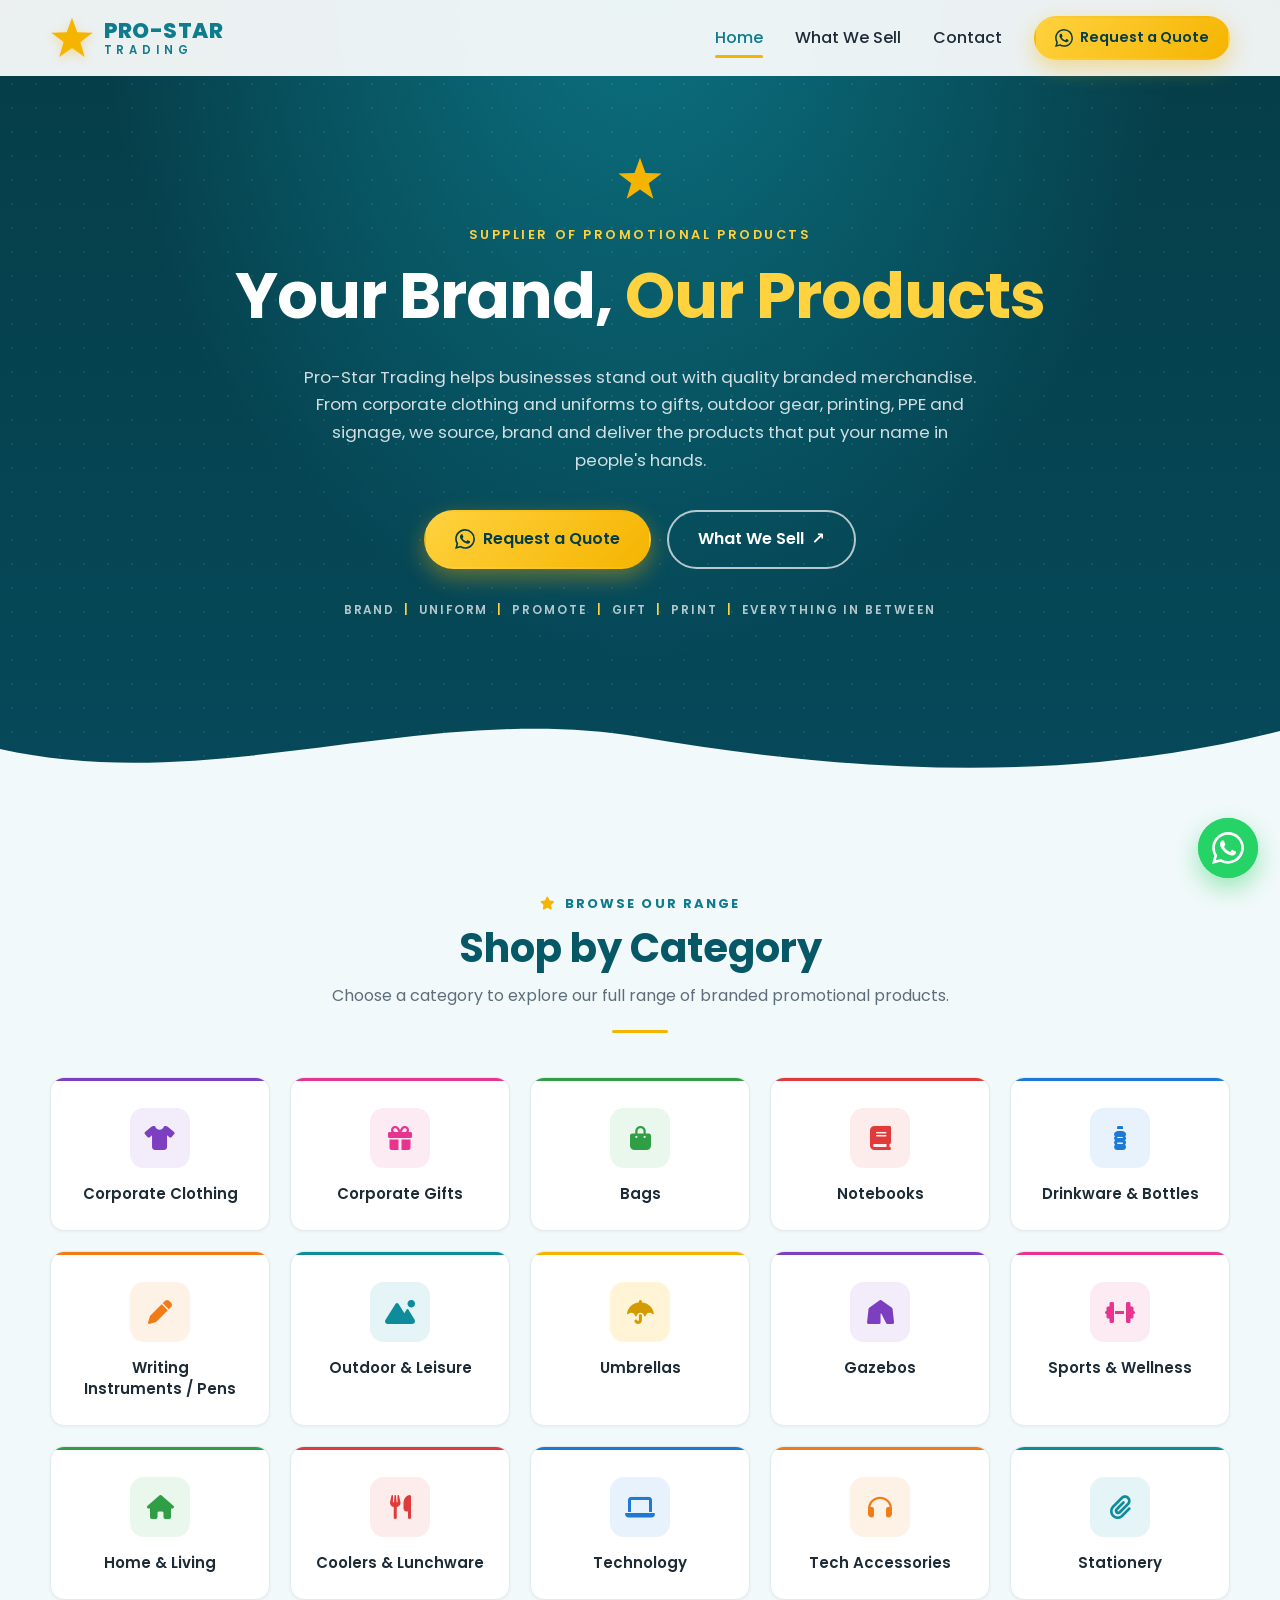
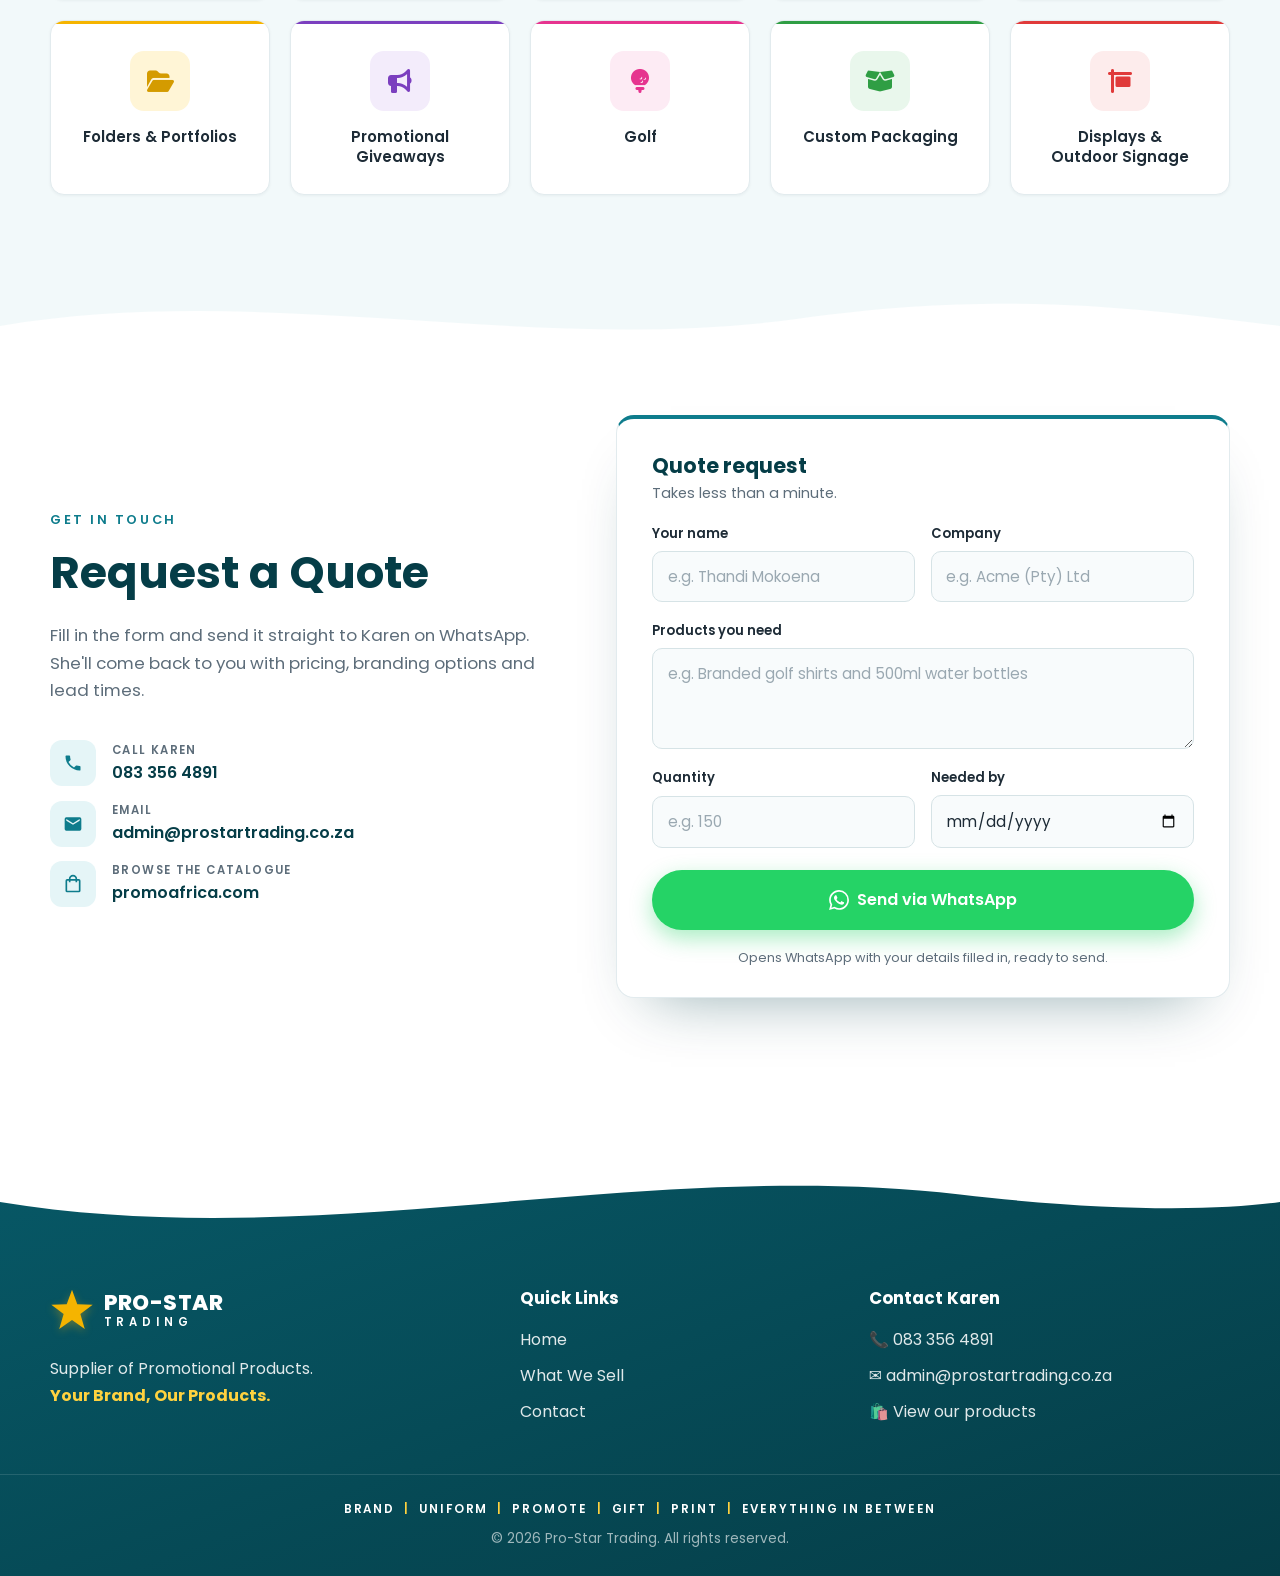
<file: pro-star-trading/index.html>
<!DOCTYPE html>
<html lang="en">
<head>
  <meta charset="UTF-8" />
  <meta name="viewport" content="width=device-width, initial-scale=1.0" />
  <title>Pro-Star Trading | Supplier of Promotional Products</title>
  <meta name="description" content="Pro-Star Trading – Supplier of Promotional Products. Corporate clothing, gifting, outdoor, sports, bags, print, PPE & signage. Your Brand, Our Products." />
  <link rel="icon" href="assets/favicon.svg" type="image/svg+xml" />
  <link rel="preconnect" href="https://fonts.googleapis.com" />
  <link rel="preconnect" href="https://fonts.gstatic.com" crossorigin />
  <link href="https://fonts.googleapis.com/css2?family=Poppins:wght@400;500;600;700;800&display=swap" rel="stylesheet" />
  <link rel="stylesheet" href="https://cdnjs.cloudflare.com/ajax/libs/font-awesome/6.5.2/css/all.min.css" crossorigin="anonymous" referrerpolicy="no-referrer" />
  <link rel="stylesheet" href="css/styles.css" />
</head>
<body>

  <!-- ========== NAVIGATION ========== -->
  <header class="navbar" id="navbar">
    <div class="container nav-inner">
      <a href="#home" class="logo" aria-label="Pro-Star Trading home">
        <svg class="logo-star" viewBox="0 0 100 100" aria-hidden="true">
          <polygon points="50,4 62,37 97,38 69,59 79,93 50,73 21,93 31,59 3,38 38,37" />
        </svg>
        <span class="logo-text">
          <span class="logo-name">PRO-STAR</span>
          <span class="logo-sub">TRADING</span>
        </span>
      </a>

      <button class="nav-toggle" id="navToggle" aria-label="Open menu" aria-expanded="false" aria-controls="navMenu">
        <span></span><span></span><span></span>
      </button>

      <nav class="nav-menu" id="navMenu">
        <a href="#home" class="nav-link active">Home</a>
        <a href="#what-we-sell" class="nav-link">What We Sell</a>
        <a href="#contact" class="nav-link">Contact</a>
        <a href="https://wa.me/27833564891?text=Hi%20Karen%2C%20I%27d%20like%20to%20request%20a%20quote%20from%20Pro-Star%20Trading." target="_blank" rel="noopener noreferrer" class="btn btn-accent btn-sm nav-cta"><svg class="wa-icon" viewBox="0 0 24 24" aria-hidden="true"><path d="M17.472 14.382c-.297-.149-1.758-.867-2.03-.967-.273-.099-.471-.148-.67.15-.197.297-.767.966-.94 1.164-.173.199-.347.223-.644.075-.297-.15-1.255-.463-2.39-1.475-.883-.788-1.48-1.761-1.653-2.059-.173-.297-.018-.458.13-.606.134-.133.298-.347.446-.52.149-.174.198-.298.298-.497.099-.198.05-.371-.025-.52-.075-.149-.669-1.612-.916-2.207-.242-.579-.487-.5-.669-.51-.173-.008-.371-.01-.57-.01-.198 0-.52.074-.792.372-.272.297-1.04 1.016-1.04 2.479 0 1.462 1.065 2.875 1.213 3.074.149.198 2.096 3.2 5.077 4.487.709.306 1.262.489 1.694.625.712.227 1.36.195 1.871.118.571-.085 1.758-.719 2.006-1.413.248-.694.248-1.289.173-1.413-.074-.124-.272-.198-.57-.347m-5.421 7.403h-.004a9.87 9.87 0 01-5.031-1.378l-.361-.214-3.741.982.998-3.648-.235-.374a9.86 9.86 0 01-1.51-5.26c.001-5.45 4.436-9.884 9.888-9.884 2.64 0 5.122 1.03 6.988 2.898a9.825 9.825 0 012.893 6.994c-.003 5.45-4.437 9.884-9.885 9.884m8.413-18.297A11.815 11.815 0 0012.05 0C5.495 0 .16 5.335.157 11.892c0 2.096.547 4.142 1.588 5.945L.057 24l6.305-1.654a11.882 11.882 0 005.683 1.448h.005c6.554 0 11.89-5.335 11.893-11.893a11.821 11.821 0 00-3.48-8.413Z"/></svg>Request a Quote</a>
      </nav>
    </div>
  </header>

  <main>
    <!-- ========== HERO ========== -->
    <section class="hero" id="home">
      <div class="container hero-center">
        <svg class="hero-mark fade-in" viewBox="0 0 100 100" aria-hidden="true"><polygon points="50,4 62,37 97,38 69,59 79,93 50,73 21,93 31,59 3,38 38,37" /></svg>
        <p class="eyebrow fade-in">Supplier of Promotional Products</p>
        <h1 class="hero-title fade-in">Your Brand, <span class="highlight">Our Products</span></h1>
        <p class="hero-text fade-in">
          Pro-Star Trading helps businesses stand out with quality branded merchandise.
          From corporate clothing and uniforms to gifts, outdoor gear, printing, PPE and signage,
          we source, brand and deliver the products that put your name in people's hands.
        </p>
        <div class="hero-actions fade-in">
          <a href="https://wa.me/27833564891?text=Hi%20Karen%2C%20I%27d%20like%20to%20request%20a%20quote%20from%20Pro-Star%20Trading." target="_blank" rel="noopener noreferrer" class="btn btn-accent"><svg class="wa-icon" viewBox="0 0 24 24" aria-hidden="true"><path d="M17.472 14.382c-.297-.149-1.758-.867-2.03-.967-.273-.099-.471-.148-.67.15-.197.297-.767.966-.94 1.164-.173.199-.347.223-.644.075-.297-.15-1.255-.463-2.39-1.475-.883-.788-1.48-1.761-1.653-2.059-.173-.297-.018-.458.13-.606.134-.133.298-.347.446-.52.149-.174.198-.298.298-.497.099-.198.05-.371-.025-.52-.075-.149-.669-1.612-.916-2.207-.242-.579-.487-.5-.669-.51-.173-.008-.371-.01-.57-.01-.198 0-.52.074-.792.372-.272.297-1.04 1.016-1.04 2.479 0 1.462 1.065 2.875 1.213 3.074.149.198 2.096 3.2 5.077 4.487.709.306 1.262.489 1.694.625.712.227 1.36.195 1.871.118.571-.085 1.758-.719 2.006-1.413.248-.694.248-1.289.173-1.413-.074-.124-.272-.198-.57-.347m-5.421 7.403h-.004a9.87 9.87 0 01-5.031-1.378l-.361-.214-3.741.982.998-3.648-.235-.374a9.86 9.86 0 01-1.51-5.26c.001-5.45 4.436-9.884 9.888-9.884 2.64 0 5.122 1.03 6.988 2.898a9.825 9.825 0 012.893 6.994c-.003 5.45-4.437 9.884-9.885 9.884m8.413-18.297A11.815 11.815 0 0012.05 0C5.495 0 .16 5.335.157 11.892c0 2.096.547 4.142 1.588 5.945L.057 24l6.305-1.654a11.882 11.882 0 005.683 1.448h.005c6.554 0 11.89-5.335 11.893-11.893a11.821 11.821 0 00-3.48-8.413Z"/></svg>Request a Quote</a>
          <a href="https://promoafrica.com" target="_blank" rel="noopener noreferrer" class="btn btn-outline-light">What We Sell <span aria-hidden="true">↗</span></a>
        </div>
        <p class="strapline fade-in">BRAND <i>|</i> UNIFORM <i>|</i> PROMOTE <i>|</i> GIFT <i>|</i> PRINT <i>|</i> EVERYTHING IN BETWEEN</p>
      </div>

      <svg class="wave wave-bottom" viewBox="0 0 1440 120" preserveAspectRatio="none" aria-hidden="true">
        <path d="M0,64 C240,128 480,0 720,48 C960,96 1200,112 1440,40 L1440,120 L0,120 Z" />
      </svg>
    </section>

    <!-- ========== WHAT WE SELL ========== -->
    <section class="section sell" id="what-we-sell">
      <div class="container">
        <!-- Shop by Category: 20 colourful tiles linking to the Promo Africa catalogue -->
        <div class="ps-categories" id="categories" aria-labelledby="ps-categories-title">
          <div class="ps-categories__inner">
            <div class="ps-categories__head">
              <p class="ps-categories__eyebrow"><i class="fa-solid fa-star" aria-hidden="true"></i> Browse Our Range</p>
              <h2 class="ps-categories__title" id="ps-categories-title">Shop by <span>Category</span></h2>
              <p class="ps-categories__intro">Choose a category to explore our full range of branded promotional products.</p>
            </div>

            <!-- Links open in a new tab so visitors keep the Pro-Star Trading site open -->
            <ul class="ps-grid">
              <li><a class="ps-tile ps-tile--purple" href="https://promoafrica.com/catalogue/corporate-clothing" target="_blank" rel="noopener">
                <span class="ps-tile__icon"><i class="fa-solid fa-shirt" aria-hidden="true"></i></span>
                <span class="ps-tile__name">Corporate Clothing</span></a></li>

              <li><a class="ps-tile ps-tile--pink" href="https://promoafrica.com/catalogue/corporate-gifts" target="_blank" rel="noopener">
                <span class="ps-tile__icon"><i class="fa-solid fa-gift" aria-hidden="true"></i></span>
                <span class="ps-tile__name">Corporate Gifts</span></a></li>

              <li><a class="ps-tile ps-tile--green" href="https://promoafrica.com/catalogue/corporate-gifts/bags" target="_blank" rel="noopener">
                <span class="ps-tile__icon"><i class="fa-solid fa-bag-shopping" aria-hidden="true"></i></span>
                <span class="ps-tile__name">Bags</span></a></li>

              <li><a class="ps-tile ps-tile--red" href="https://promoafrica.com/catalogue/corporate-gifts/notebooks" target="_blank" rel="noopener">
                <span class="ps-tile__icon"><i class="fa-solid fa-book" aria-hidden="true"></i></span>
                <span class="ps-tile__name">Notebooks</span></a></li>

              <li><a class="ps-tile ps-tile--blue" href="https://promoafrica.com/catalogue/corporate-gifts/drinkware" target="_blank" rel="noopener">
                <span class="ps-tile__icon"><i class="fa-solid fa-bottle-water" aria-hidden="true"></i></span>
                <span class="ps-tile__name">Drinkware &amp; Bottles</span></a></li>

              <li><a class="ps-tile ps-tile--orange" href="https://promoafrica.com/catalogue/corporate-gifts/writing-instruments" target="_blank" rel="noopener">
                <span class="ps-tile__icon"><i class="fa-solid fa-pen" aria-hidden="true"></i></span>
                <span class="ps-tile__name">Writing Instruments / Pens</span></a></li>

              <li><a class="ps-tile ps-tile--teal" href="https://promoafrica.com/catalogue/corporate-gifts/outdoor-and-leisure" target="_blank" rel="noopener">
                <span class="ps-tile__icon"><i class="fa-solid fa-mountain-sun" aria-hidden="true"></i></span>
                <span class="ps-tile__name">Outdoor &amp; Leisure</span></a></li>

              <li><a class="ps-tile ps-tile--gold" href="https://promoafrica.com/catalogue/corporate-gifts/umbrellas" target="_blank" rel="noopener">
                <span class="ps-tile__icon"><i class="fa-solid fa-umbrella" aria-hidden="true"></i></span>
                <span class="ps-tile__name">Umbrellas</span></a></li>

              <li><a class="ps-tile ps-tile--purple" href="https://promoafrica.com/catalogue/display/outdoor-products/gazebos" target="_blank" rel="noopener">
                <span class="ps-tile__icon"><i class="fa-solid fa-tent" aria-hidden="true"></i></span>
                <span class="ps-tile__name">Gazebos</span></a></li>

              <li><a class="ps-tile ps-tile--pink" href="https://promoafrica.com/catalogue/corporate-gifts/sports-and-wellness" target="_blank" rel="noopener">
                <span class="ps-tile__icon"><i class="fa-solid fa-dumbbell" aria-hidden="true"></i></span>
                <span class="ps-tile__name">Sports &amp; Wellness</span></a></li>

              <li><a class="ps-tile ps-tile--green" href="https://promoafrica.com/catalogue/corporate-gifts/home-and-living" target="_blank" rel="noopener">
                <span class="ps-tile__icon"><i class="fa-solid fa-house" aria-hidden="true"></i></span>
                <span class="ps-tile__name">Home &amp; Living</span></a></li>

              <li><a class="ps-tile ps-tile--red" href="https://promoafrica.com/catalogue/corporate-gifts/coolers-and-lunchware" target="_blank" rel="noopener">
                <span class="ps-tile__icon"><i class="fa-solid fa-utensils" aria-hidden="true"></i></span>
                <span class="ps-tile__name">Coolers &amp; Lunchware</span></a></li>

              <li><a class="ps-tile ps-tile--blue" href="https://promoafrica.com/catalogue/corporate-gifts/technology" target="_blank" rel="noopener">
                <span class="ps-tile__icon"><i class="fa-solid fa-laptop" aria-hidden="true"></i></span>
                <span class="ps-tile__name">Technology</span></a></li>

              <li><a class="ps-tile ps-tile--orange" href="https://promoafrica.com/catalogue/corporate-gifts/tech-accessories" target="_blank" rel="noopener">
                <span class="ps-tile__icon"><i class="fa-solid fa-headphones" aria-hidden="true"></i></span>
                <span class="ps-tile__name">Tech Accessories</span></a></li>

              <li><a class="ps-tile ps-tile--teal" href="https://promoafrica.com/catalogue/corporate-gifts/stationery" target="_blank" rel="noopener">
                <span class="ps-tile__icon"><i class="fa-solid fa-paperclip" aria-hidden="true"></i></span>
                <span class="ps-tile__name">Stationery</span></a></li>

              <li><a class="ps-tile ps-tile--gold" href="https://promoafrica.com/catalogue/corporate-gifts/folders-and-portfolios" target="_blank" rel="noopener">
                <span class="ps-tile__icon"><i class="fa-solid fa-folder-open" aria-hidden="true"></i></span>
                <span class="ps-tile__name">Folders &amp; Portfolios</span></a></li>

              <li><a class="ps-tile ps-tile--purple" href="https://promoafrica.com/catalogue/corporate-gifts/promotional-giveaways" target="_blank" rel="noopener">
                <span class="ps-tile__icon"><i class="fa-solid fa-bullhorn" aria-hidden="true"></i></span>
                <span class="ps-tile__name">Promotional Giveaways</span></a></li>

              <li><a class="ps-tile ps-tile--pink" href="https://promoafrica.com/catalogue/corporate-gifts/golf" target="_blank" rel="noopener">
                <span class="ps-tile__icon"><i class="fa-solid fa-golf-ball-tee" aria-hidden="true"></i></span>
                <span class="ps-tile__name">Golf</span></a></li>

              <li><a class="ps-tile ps-tile--green" href="https://promoafrica.com/catalogue/corporate-gifts/custom-packaging" target="_blank" rel="noopener">
                <span class="ps-tile__icon"><i class="fa-solid fa-box-open" aria-hidden="true"></i></span>
                <span class="ps-tile__name">Custom Packaging</span></a></li>

              <li><a class="ps-tile ps-tile--red" href="https://promoafrica.com/categories/display/outdoor-products" target="_blank" rel="noopener">
                <span class="ps-tile__icon"><i class="fa-solid fa-sign-hanging" aria-hidden="true"></i></span>
                <span class="ps-tile__name">Displays &amp; Outdoor Signage</span></a></li>
            </ul>
          </div>
        </div>
      </div>

      <svg class="wave wave-bottom" viewBox="0 0 1440 120" preserveAspectRatio="none" aria-hidden="true">
        <path d="M0,80 C300,20 600,120 900,70 C1140,30 1300,60 1440,80 L1440,120 L0,120 Z" />
      </svg>
    </section>

    <!-- ========== CONTACT ========== -->
    <section class="section contact" id="contact">
      <div class="container contact-layout">
        <div class="contact-intro fade-in">
          <p class="eyebrow dark">Get In Touch</p>
          <h2>Request a Quote</h2>
          <p class="contact-lead">Fill in the form and send it straight to Karen on WhatsApp. She'll come back to you with pricing, branding options and lead times.</p>

          <ul class="contact-direct">
            <li><a href="tel:+27833564891"><span class="contact-direct-icon"><svg aria-hidden="true" viewBox="0 0 24 24"><path d="M6.6 10.8a15.1 15.1 0 006.6 6.6l2.2-2.2a1 1 0 011-.25 11.4 11.4 0 003.6.57 1 1 0 011 1V20a1 1 0 01-1 1A17 17 0 013 4a1 1 0 011-1h3.5a1 1 0 011 1c0 1.25.2 2.45.57 3.57a1 1 0 01-.25 1z"/></svg></span><span><small>Call Karen</small>083 356 4891</span></a></li>
            <li><a href="mailto:admin@prostartrading.co.za?subject=Quote%20Request"><span class="contact-direct-icon"><svg aria-hidden="true" viewBox="0 0 24 24"><path d="M20 4H4a2 2 0 00-2 2v12a2 2 0 002 2h16a2 2 0 002-2V6a2 2 0 00-2-2zm0 4l-8 5-8-5V6l8 5 8-5z"/></svg></span><span><small>Email</small>admin@prostartrading.co.za</span></a></li>
            <li><a href="https://promoafrica.com" target="_blank" rel="noopener noreferrer"><span class="contact-direct-icon"><svg aria-hidden="true" viewBox="0 0 24 24"><path d="M19 6h-2a5 5 0 00-10 0H5a2 2 0 00-2 2v12a2 2 0 002 2h14a2 2 0 002-2V8a2 2 0 00-2-2zm-7-3a3 3 0 013 3H9a3 3 0 013-3zm7 17H5V8h2v2h2V8h6v2h2V8h2z"/></svg></span><span><small>Browse the catalogue</small>promoafrica.com</span></a></li>
          </ul>
        </div>

        <form class="quote-form fade-in" id="quoteForm" novalidate>
          <div class="quote-form-head">
            <h3>Quote request</h3>
            <p>Takes less than a minute.</p>
          </div>
          <div class="form-row">
            <div class="form-field">
              <label for="qName">Your name</label>
              <input id="qName" name="name" type="text" autocomplete="name" placeholder="e.g. Thandi Mokoena" />
            </div>
            <div class="form-field">
              <label for="qCompany">Company</label>
              <input id="qCompany" name="company" type="text" autocomplete="organization" placeholder="e.g. Acme (Pty) Ltd" />
            </div>
          </div>
          <div class="form-field">
            <label for="qProducts">Products you need</label>
            <textarea id="qProducts" name="products" rows="3" placeholder="e.g. Branded golf shirts and 500ml water bottles"></textarea>
          </div>
          <div class="form-row">
            <div class="form-field">
              <label for="qQty">Quantity</label>
              <input id="qQty" name="quantity" type="text" inputmode="numeric" placeholder="e.g. 150" />
            </div>
            <div class="form-field">
              <label for="qDate">Needed by</label>
              <input id="qDate" name="date" type="date" />
            </div>
          </div>
          <a href="https://wa.me/27833564891?text=Hi%20Karen%2C%20I%27d%20like%20to%20request%20a%20quote%20from%20Pro-Star%20Trading." target="_blank" rel="noopener noreferrer" class="btn btn-whatsapp quote-form-btn" id="quoteSend"><svg class="wa-icon" viewBox="0 0 24 24" aria-hidden="true"><path d="M17.472 14.382c-.297-.149-1.758-.867-2.03-.967-.273-.099-.471-.148-.67.15-.197.297-.767.966-.94 1.164-.173.199-.347.223-.644.075-.297-.15-1.255-.463-2.39-1.475-.883-.788-1.48-1.761-1.653-2.059-.173-.297-.018-.458.13-.606.134-.133.298-.347.446-.52.149-.174.198-.298.298-.497.099-.198.05-.371-.025-.52-.075-.149-.669-1.612-.916-2.207-.242-.579-.487-.5-.669-.51-.173-.008-.371-.01-.57-.01-.198 0-.52.074-.792.372-.272.297-1.04 1.016-1.04 2.479 0 1.462 1.065 2.875 1.213 3.074.149.198 2.096 3.2 5.077 4.487.709.306 1.262.489 1.694.625.712.227 1.36.195 1.871.118.571-.085 1.758-.719 2.006-1.413.248-.694.248-1.289.173-1.413-.074-.124-.272-.198-.57-.347m-5.421 7.403h-.004a9.87 9.87 0 01-5.031-1.378l-.361-.214-3.741.982.998-3.648-.235-.374a9.86 9.86 0 01-1.51-5.26c.001-5.45 4.436-9.884 9.888-9.884 2.64 0 5.122 1.03 6.988 2.898a9.825 9.825 0 012.893 6.994c-.003 5.45-4.437 9.884-9.885 9.884m8.413-18.297A11.815 11.815 0 0012.05 0C5.495 0 .16 5.335.157 11.892c0 2.096.547 4.142 1.588 5.945L.057 24l6.305-1.654a11.882 11.882 0 005.683 1.448h.005c6.554 0 11.89-5.335 11.893-11.893a11.821 11.821 0 00-3.48-8.413Z"/></svg>Send via WhatsApp</a>
          <p class="quote-form-note">Opens WhatsApp with your details filled in, ready to send.</p>
        </form>
      </div>
    </section>
  </main>

  <!-- ========== FOOTER ========== -->
  <footer class="footer">
    <svg class="wave wave-top" viewBox="0 0 1440 120" preserveAspectRatio="none" aria-hidden="true">
      <path d="M0,60 C360,130 720,0 1080,50 C1260,75 1380,70 1440,60 L1440,0 L0,0 Z" />
    </svg>
    <div class="container footer-inner">
      <div class="footer-brand">
        <a href="#home" class="logo logo-light" aria-label="Pro-Star Trading home">
          <svg class="logo-star" viewBox="0 0 100 100" aria-hidden="true">
            <polygon points="50,4 62,37 97,38 69,59 79,93 50,73 21,93 31,59 3,38 38,37" />
          </svg>
          <span class="logo-text">
            <span class="logo-name">PRO-STAR</span>
            <span class="logo-sub">TRADING</span>
          </span>
        </a>
        <p>Supplier of Promotional Products.<br /><strong>Your Brand, Our Products.</strong></p>
      </div>

      <div class="footer-col">
        <h4>Quick Links</h4>
        <a href="#home">Home</a>
        <a href="#what-we-sell">What We Sell</a>
        <a href="#contact">Contact</a>
      </div>

      <div class="footer-col">
        <h4>Contact Karen</h4>
        <a href="tel:+27833564891">📞 083 356 4891</a>
        <a href="mailto:admin@prostartrading.co.za">✉️ admin@prostartrading.co.za</a>
        <a href="https://promoafrica.com" target="_blank" rel="noopener noreferrer">🛍️ View our products</a>
      </div>
    </div>

    <div class="footer-strap">
      <div class="container">
        <p class="strapline">BRAND <i>|</i> UNIFORM <i>|</i> PROMOTE <i>|</i> GIFT <i>|</i> PRINT <i>|</i> EVERYTHING IN BETWEEN</p>
        <p class="copyright">© <span id="year"></span> Pro-Star Trading. All rights reserved.</p>
      </div>
    </div>
  </footer>

  <a href="https://wa.me/27833564891?text=Hi%20Karen%2C%20I%27d%20like%20to%20request%20a%20quote%20from%20Pro-Star%20Trading." target="_blank" rel="noopener noreferrer" class="whatsapp-float" aria-label="Chat with Karen on WhatsApp for a quote"><svg class="wa-icon" viewBox="0 0 24 24" aria-hidden="true"><path d="M17.472 14.382c-.297-.149-1.758-.867-2.03-.967-.273-.099-.471-.148-.67.15-.197.297-.767.966-.94 1.164-.173.199-.347.223-.644.075-.297-.15-1.255-.463-2.39-1.475-.883-.788-1.48-1.761-1.653-2.059-.173-.297-.018-.458.13-.606.134-.133.298-.347.446-.52.149-.174.198-.298.298-.497.099-.198.05-.371-.025-.52-.075-.149-.669-1.612-.916-2.207-.242-.579-.487-.5-.669-.51-.173-.008-.371-.01-.57-.01-.198 0-.52.074-.792.372-.272.297-1.04 1.016-1.04 2.479 0 1.462 1.065 2.875 1.213 3.074.149.198 2.096 3.2 5.077 4.487.709.306 1.262.489 1.694.625.712.227 1.36.195 1.871.118.571-.085 1.758-.719 2.006-1.413.248-.694.248-1.289.173-1.413-.074-.124-.272-.198-.57-.347m-5.421 7.403h-.004a9.87 9.87 0 01-5.031-1.378l-.361-.214-3.741.982.998-3.648-.235-.374a9.86 9.86 0 01-1.51-5.26c.001-5.45 4.436-9.884 9.888-9.884 2.64 0 5.122 1.03 6.988 2.898a9.825 9.825 0 012.893 6.994c-.003 5.45-4.437 9.884-9.885 9.884m8.413-18.297A11.815 11.815 0 0012.05 0C5.495 0 .16 5.335.157 11.892c0 2.096.547 4.142 1.588 5.945L.057 24l6.305-1.654a11.882 11.882 0 005.683 1.448h.005c6.554 0 11.89-5.335 11.893-11.893a11.821 11.821 0 00-3.48-8.413Z"/></svg></a>
  <a href="#home" class="back-to-top" id="backToTop" aria-label="Back to top">↑</a>

  <script src="js/main.js"></script>
</body>
</html>
</file>
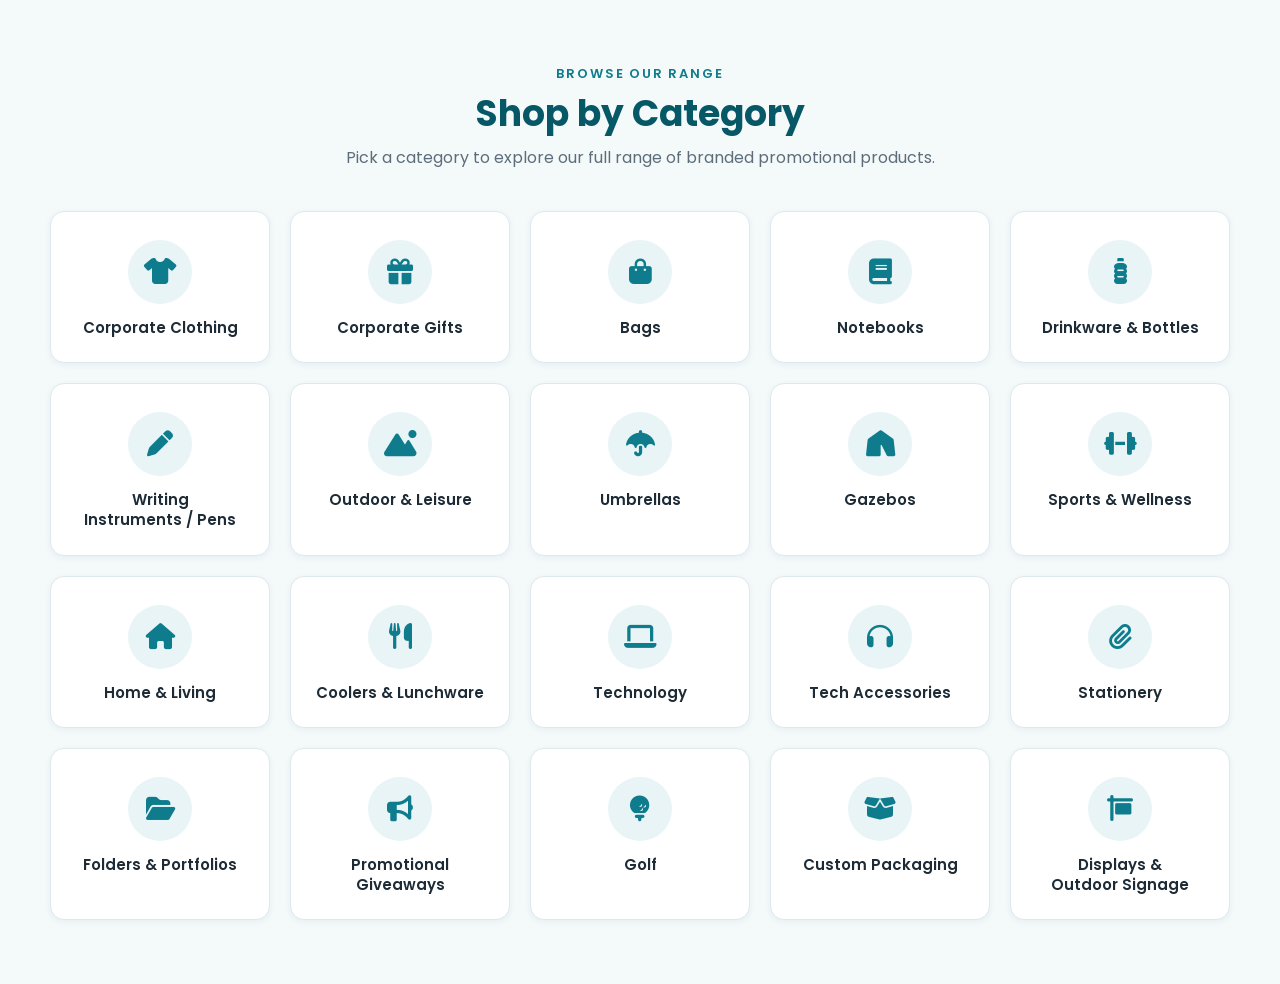
<file: category-grid/category-grid.html>
<!DOCTYPE html>
<html lang="en">
<head>
<meta charset="UTF-8" />
<meta name="viewport" content="width=device-width, initial-scale=1.0" />
<title>Pro-Star Category Grid</title>

<!-- ============================================================
     PRO-STAR TRADING CATEGORY GRID: copy from here ...
     ============================================================ -->
<!-- Font Awesome 6 (free icons) -->
<link rel="stylesheet" href="https://cdnjs.cloudflare.com/ajax/libs/font-awesome/6.5.2/css/all.min.css" crossorigin="anonymous" referrerpolicy="no-referrer" />
<link rel="stylesheet" href="https://fonts.googleapis.com/css2?family=Poppins:wght@500;600;700&display=swap" />

<style>
  /* All rules are scoped under .pa-categories so they won't clash with your site */
  .pa-categories {
    --pa-brand: #0e7c8c;       /* teal: icon + hover colour */
    --pa-brand-dark: #075866;  /* heading colour */
    --pa-accent: #f5b400;      /* gold: hover underline */
    --pa-tile-bg: #ffffff;
    --pa-icon-bg: #e8f4f6;     /* soft teal circle behind icons */
    --pa-text: #1d2b36;
    --pa-muted: #5d6d7a;
    --pa-border: #dde9ec;
    --pa-section-bg: #f4f9fa;

    box-sizing: border-box;
    padding: 64px 16px;
    background: var(--pa-section-bg);
    font-family: "Poppins", "Segoe UI", system-ui, -apple-system, Arial, sans-serif;
    color: var(--pa-text);
  }
  .pa-categories *, .pa-categories *::before, .pa-categories *::after { box-sizing: border-box; }

  .pa-categories__inner { max-width: 1180px; margin: 0 auto; }

  .pa-categories__head { text-align: center; margin: 0 auto 40px; max-width: 620px; }
  .pa-categories__eyebrow {
    margin: 0 0 8px;
    font-size: 13px; font-weight: 600; letter-spacing: .14em; text-transform: uppercase;
    color: var(--pa-brand);
  }
  .pa-categories__title {
    margin: 0 0 10px;
    font-size: clamp(26px, 4vw, 36px); font-weight: 700; line-height: 1.2;
    color: var(--pa-brand-dark);
    text-wrap: balance;
  }
  .pa-categories__intro { margin: 0; font-size: 16px; line-height: 1.6; color: var(--pa-muted); }

  .pa-grid {
    list-style: none; margin: 0; padding: 0;
    display: grid;
    grid-template-columns: repeat(5, minmax(0, 1fr));
    gap: 20px;
  }

  .pa-tile {
    position: relative;
    display: flex; flex-direction: column; align-items: center; justify-content: flex-start;
    gap: 14px;
    height: 100%;
    padding: 28px 14px 24px;
    background: var(--pa-tile-bg);
    border: 1px solid var(--pa-border);
    border-radius: 14px;
    text-align: center;
    text-decoration: none;
    color: var(--pa-text);
    box-shadow: 0 2px 6px rgba(7, 88, 102, .06);
    transition: transform .25s ease, box-shadow .25s ease, border-color .25s ease;
  }
  .pa-tile__icon {
    width: 64px; height: 64px;
    display: grid; place-items: center;
    border-radius: 50%;
    background: var(--pa-icon-bg);
    color: var(--pa-brand);
    font-size: 26px;
    transition: background .25s ease, color .25s ease, transform .25s ease;
  }
  .pa-tile__name {
    position: relative;
    font-size: 15px; font-weight: 600; line-height: 1.35;
    text-wrap: balance;
    transition: color .25s ease;
  }
  .pa-tile__name::after {
    content: ""; position: absolute; left: 50%; bottom: -6px;
    width: 28px; height: 3px; border-radius: 3px;
    background: var(--pa-accent);
    transform: translateX(-50%) scaleX(0);
    transition: transform .25s ease;
  }

  /* Hover / keyboard focus: lift + highlight */
  .pa-tile:hover,
  .pa-tile:focus-visible {
    transform: translateY(-6px);
    border-color: var(--pa-brand);
    box-shadow: 0 14px 28px rgba(7, 88, 102, .16);
  }
  .pa-tile:hover .pa-tile__icon,
  .pa-tile:focus-visible .pa-tile__icon {
    background: var(--pa-brand);
    color: #ffffff;
    transform: scale(1.08);
  }
  .pa-tile:hover .pa-tile__name,
  .pa-tile:focus-visible .pa-tile__name { color: var(--pa-brand); }
  .pa-tile:hover .pa-tile__name::after,
  .pa-tile:focus-visible .pa-tile__name::after { transform: translateX(-50%) scaleX(1); }
  .pa-tile:focus-visible { outline: 3px solid var(--pa-accent); outline-offset: 3px; }

  /* Responsive: 5 → 4 → 3 → 2 columns */
  @media (max-width: 1080px) { .pa-grid { grid-template-columns: repeat(4, minmax(0, 1fr)); } }
  @media (max-width: 820px)  { .pa-grid { grid-template-columns: repeat(3, minmax(0, 1fr)); gap: 16px; } }
  @media (max-width: 560px)  {
    .pa-categories { padding: 48px 16px; }
    .pa-grid { grid-template-columns: repeat(2, minmax(0, 1fr)); gap: 12px; }
    .pa-tile { padding: 22px 10px 20px; gap: 12px; }
    .pa-tile__icon { width: 54px; height: 54px; font-size: 22px; }
    .pa-tile__name { font-size: 14px; }
  }

  @media (prefers-reduced-motion: reduce) {
    .pa-tile, .pa-tile__icon, .pa-tile__name, .pa-tile__name::after { transition: none; }
    .pa-tile:hover, .pa-tile:focus-visible { transform: none; }
    .pa-tile:hover .pa-tile__icon, .pa-tile:focus-visible .pa-tile__icon { transform: none; }
  }
</style>
</head>
<body style="margin:0">

<section class="pa-categories" id="categories" aria-labelledby="pa-categories-title">
  <div class="pa-categories__inner">
    <div class="pa-categories__head">
      <p class="pa-categories__eyebrow">Browse Our Range</p>
      <h2 class="pa-categories__title" id="pa-categories-title">Shop by Category</h2>
      <p class="pa-categories__intro">Pick a category to explore our full range of branded promotional products.</p>
    </div>

    <!-- Links open in a new tab so visitors keep the Pro-Star Trading site open -->
    <ul class="pa-grid">
      <li><a class="pa-tile" href="https://promoafrica.com/catalogue/corporate-clothing" target="_blank" rel="noopener">
        <span class="pa-tile__icon"><i class="fa-solid fa-shirt" aria-hidden="true"></i></span>
        <span class="pa-tile__name">Corporate Clothing</span></a></li>

      <li><a class="pa-tile" href="https://promoafrica.com/catalogue/corporate-gifts" target="_blank" rel="noopener">
        <span class="pa-tile__icon"><i class="fa-solid fa-gift" aria-hidden="true"></i></span>
        <span class="pa-tile__name">Corporate Gifts</span></a></li>

      <li><a class="pa-tile" href="https://promoafrica.com/catalogue/corporate-gifts/bags" target="_blank" rel="noopener">
        <span class="pa-tile__icon"><i class="fa-solid fa-bag-shopping" aria-hidden="true"></i></span>
        <span class="pa-tile__name">Bags</span></a></li>

      <li><a class="pa-tile" href="https://promoafrica.com/catalogue/corporate-gifts/notebooks" target="_blank" rel="noopener">
        <span class="pa-tile__icon"><i class="fa-solid fa-book" aria-hidden="true"></i></span>
        <span class="pa-tile__name">Notebooks</span></a></li>

      <li><a class="pa-tile" href="https://promoafrica.com/catalogue/corporate-gifts/drinkware" target="_blank" rel="noopener">
        <span class="pa-tile__icon"><i class="fa-solid fa-bottle-water" aria-hidden="true"></i></span>
        <span class="pa-tile__name">Drinkware &amp; Bottles</span></a></li>

      <li><a class="pa-tile" href="https://promoafrica.com/catalogue/corporate-gifts/writing-instruments" target="_blank" rel="noopener">
        <span class="pa-tile__icon"><i class="fa-solid fa-pen" aria-hidden="true"></i></span>
        <span class="pa-tile__name">Writing Instruments / Pens</span></a></li>

      <li><a class="pa-tile" href="https://promoafrica.com/catalogue/corporate-gifts/outdoor-and-leisure" target="_blank" rel="noopener">
        <span class="pa-tile__icon"><i class="fa-solid fa-mountain-sun" aria-hidden="true"></i></span>
        <span class="pa-tile__name">Outdoor &amp; Leisure</span></a></li>

      <li><a class="pa-tile" href="https://promoafrica.com/catalogue/corporate-gifts/umbrellas" target="_blank" rel="noopener">
        <span class="pa-tile__icon"><i class="fa-solid fa-umbrella" aria-hidden="true"></i></span>
        <span class="pa-tile__name">Umbrellas</span></a></li>

      <li><a class="pa-tile" href="https://promoafrica.com/catalogue/display/outdoor-products/gazebos" target="_blank" rel="noopener">
        <span class="pa-tile__icon"><i class="fa-solid fa-tent" aria-hidden="true"></i></span>
        <span class="pa-tile__name">Gazebos</span></a></li>

      <li><a class="pa-tile" href="https://promoafrica.com/catalogue/corporate-gifts/sports-and-wellness" target="_blank" rel="noopener">
        <span class="pa-tile__icon"><i class="fa-solid fa-dumbbell" aria-hidden="true"></i></span>
        <span class="pa-tile__name">Sports &amp; Wellness</span></a></li>

      <li><a class="pa-tile" href="https://promoafrica.com/catalogue/corporate-gifts/home-and-living" target="_blank" rel="noopener">
        <span class="pa-tile__icon"><i class="fa-solid fa-house" aria-hidden="true"></i></span>
        <span class="pa-tile__name">Home &amp; Living</span></a></li>

      <li><a class="pa-tile" href="https://promoafrica.com/catalogue/corporate-gifts/coolers-and-lunchware" target="_blank" rel="noopener">
        <span class="pa-tile__icon"><i class="fa-solid fa-utensils" aria-hidden="true"></i></span>
        <span class="pa-tile__name">Coolers &amp; Lunchware</span></a></li>

      <li><a class="pa-tile" href="https://promoafrica.com/catalogue/corporate-gifts/technology" target="_blank" rel="noopener">
        <span class="pa-tile__icon"><i class="fa-solid fa-laptop" aria-hidden="true"></i></span>
        <span class="pa-tile__name">Technology</span></a></li>

      <li><a class="pa-tile" href="https://promoafrica.com/catalogue/corporate-gifts/tech-accessories" target="_blank" rel="noopener">
        <span class="pa-tile__icon"><i class="fa-solid fa-headphones" aria-hidden="true"></i></span>
        <span class="pa-tile__name">Tech Accessories</span></a></li>

      <li><a class="pa-tile" href="https://promoafrica.com/catalogue/corporate-gifts/stationery" target="_blank" rel="noopener">
        <span class="pa-tile__icon"><i class="fa-solid fa-paperclip" aria-hidden="true"></i></span>
        <span class="pa-tile__name">Stationery</span></a></li>

      <li><a class="pa-tile" href="https://promoafrica.com/catalogue/corporate-gifts/folders-and-portfolios" target="_blank" rel="noopener">
        <span class="pa-tile__icon"><i class="fa-solid fa-folder-open" aria-hidden="true"></i></span>
        <span class="pa-tile__name">Folders &amp; Portfolios</span></a></li>

      <li><a class="pa-tile" href="https://promoafrica.com/catalogue/corporate-gifts/promotional-giveaways" target="_blank" rel="noopener">
        <span class="pa-tile__icon"><i class="fa-solid fa-bullhorn" aria-hidden="true"></i></span>
        <span class="pa-tile__name">Promotional Giveaways</span></a></li>

      <li><a class="pa-tile" href="https://promoafrica.com/catalogue/corporate-gifts/golf" target="_blank" rel="noopener">
        <span class="pa-tile__icon"><i class="fa-solid fa-golf-ball-tee" aria-hidden="true"></i></span>
        <span class="pa-tile__name">Golf</span></a></li>

      <li><a class="pa-tile" href="https://promoafrica.com/catalogue/corporate-gifts/custom-packaging" target="_blank" rel="noopener">
        <span class="pa-tile__icon"><i class="fa-solid fa-box-open" aria-hidden="true"></i></span>
        <span class="pa-tile__name">Custom Packaging</span></a></li>

      <li><a class="pa-tile" href="https://promoafrica.com/categories/display/outdoor-products" target="_blank" rel="noopener">
        <span class="pa-tile__icon"><i class="fa-solid fa-sign-hanging" aria-hidden="true"></i></span>
        <span class="pa-tile__name">Displays &amp; Outdoor Signage</span></a></li>
    </ul>
  </div>
</section>
<!-- ============================================================
     ... to here.
     ============================================================ -->

</body>
</html>
</file>
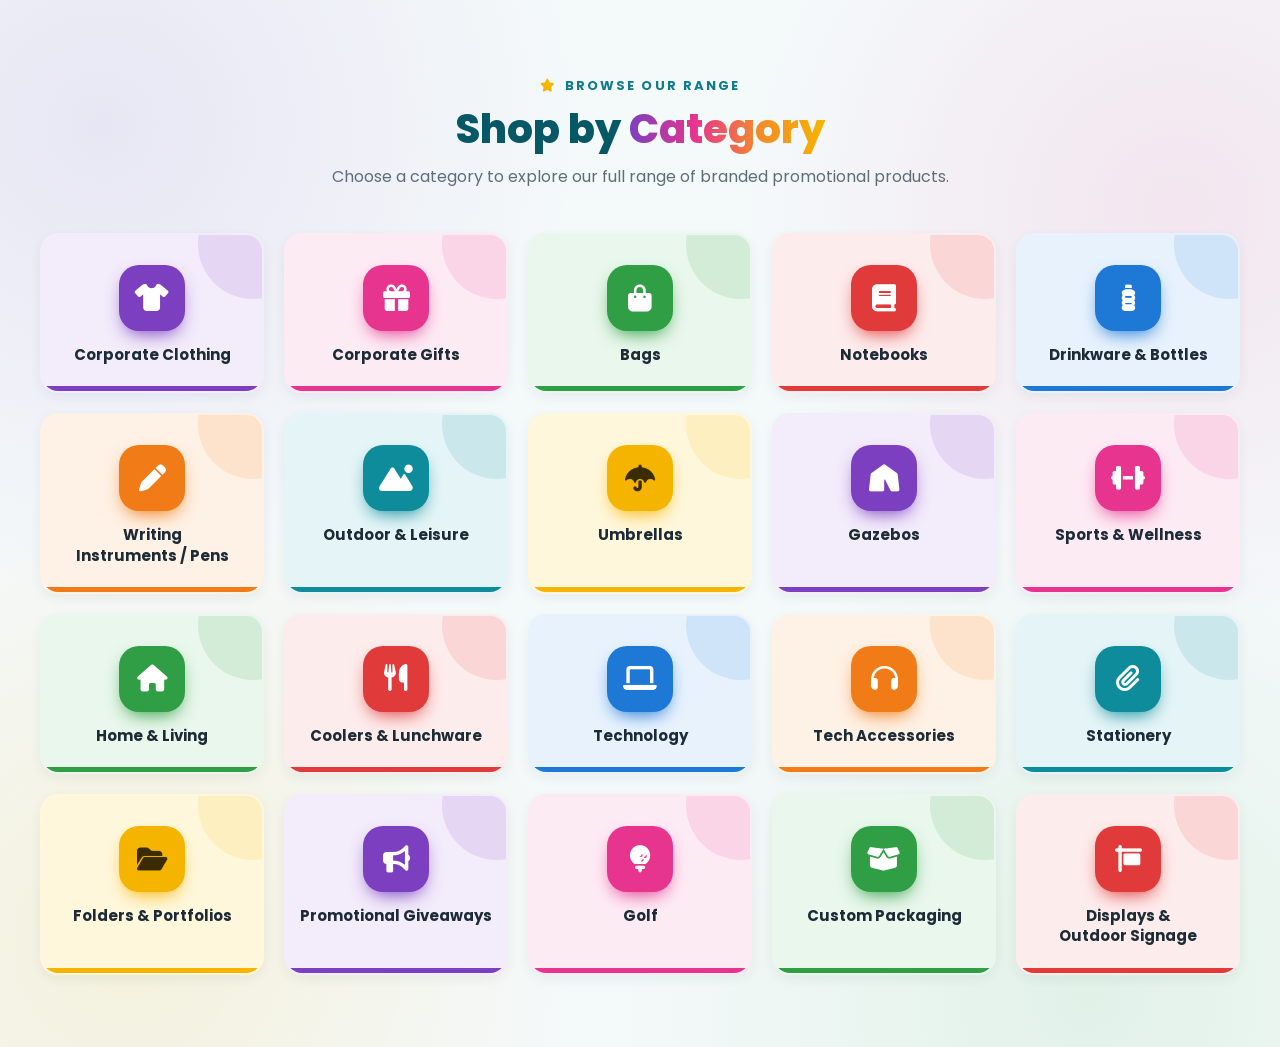
<file: category-grid/pro-star-category-grid.html>
<!DOCTYPE html>
<html lang="en">
<head>
<meta charset="UTF-8" />
<meta name="viewport" content="width=device-width, initial-scale=1.0" />
<title>Pro-Star Category Grid</title>

<!-- ============================================================
     PRO-STAR TRADING CATEGORY GRID: copy from here ...
     ============================================================ -->
<!-- Font Awesome 6 (free icons) + Poppins font -->
<link rel="stylesheet" href="https://cdnjs.cloudflare.com/ajax/libs/font-awesome/6.5.2/css/all.min.css" crossorigin="anonymous" referrerpolicy="no-referrer" />
<link rel="stylesheet" href="https://fonts.googleapis.com/css2?family=Poppins:wght@500;600;700;800&display=swap" />

<style>
  /* All rules are scoped under .ps-categories so they won't clash with the rest of the site */
  .ps-categories {
    --ps-teal: #0e7c8c;
    --ps-teal-dark: #075866;
    --ps-gold: #f5b400;
    --ps-ink: #1d2b36;
    --ps-muted: #5d6d7a;

    position: relative;
    box-sizing: border-box;
    padding: 72px 16px;
    background:
      radial-gradient(circle at 8% 12%, rgba(123, 63, 191, .10), transparent 32%),
      radial-gradient(circle at 92% 20%, rgba(230, 52, 143, .10), transparent 30%),
      radial-gradient(circle at 85% 95%, rgba(63, 174, 73, .10), transparent 32%),
      radial-gradient(circle at 10% 90%, rgba(245, 180, 0, .12), transparent 30%),
      #f4f9fa;
    font-family: "Poppins", "Segoe UI", system-ui, -apple-system, Arial, sans-serif;
    color: var(--ps-ink);
  }
  .ps-categories *, .ps-categories *::before, .ps-categories *::after { box-sizing: border-box; }
  .ps-categories__inner { max-width: 1200px; margin: 0 auto; }

  /* Heading */
  .ps-categories__head { text-align: center; max-width: 640px; margin: 0 auto 44px; }
  .ps-categories__eyebrow {
    display: inline-flex; align-items: center; gap: 8px;
    margin: 0 0 10px;
    font-size: 13px; font-weight: 700; letter-spacing: .16em; text-transform: uppercase;
    color: var(--ps-teal);
  }
  .ps-categories__eyebrow i { color: var(--ps-gold); }
  .ps-categories__title {
    margin: 0 0 12px;
    font-size: clamp(28px, 4.5vw, 40px); font-weight: 800; line-height: 1.15;
    color: var(--ps-teal-dark);
    text-wrap: balance;
  }
  .ps-categories__title span {
    background: linear-gradient(90deg, #7b3fbf, #e6348f, #f28c28, #f5b400);
    -webkit-background-clip: text; background-clip: text; color: transparent;
  }
  .ps-categories__intro { margin: 0; font-size: 16px; line-height: 1.6; color: var(--ps-muted); }

  /* Grid */
  .ps-grid {
    list-style: none; margin: 0; padding: 0;
    display: grid;
    grid-template-columns: repeat(5, minmax(0, 1fr));
    gap: 20px;
  }

  /* Tile colours: --c is the accent, --tint the resting background, --on the text colour on a solid fill */
  .ps-tile--purple { --c: #7b3fbf; --tint: #f3ecfb; --on: #ffffff; }
  .ps-tile--pink   { --c: #e6348f; --tint: #fdebf4; --on: #ffffff; }
  .ps-tile--green  { --c: #2f9e44; --tint: #e9f7ec; --on: #ffffff; }
  .ps-tile--red    { --c: #e03a3a; --tint: #fdecec; --on: #ffffff; }
  .ps-tile--blue   { --c: #1e78d6; --tint: #e8f2fd; --on: #ffffff; }
  .ps-tile--orange { --c: #f07b17; --tint: #fef1e5; --on: #ffffff; }
  .ps-tile--teal   { --c: #0e8c9c; --tint: #e5f5f7; --on: #ffffff; }
  .ps-tile--gold   { --c: #f5b400; --tint: #fff7dc; --on: #3b2c00; }

  .ps-tile {
    position: relative;
    display: flex; flex-direction: column; align-items: center; justify-content: flex-start;
    gap: 14px;
    height: 100%;
    padding: 30px 14px 26px;
    background: var(--tint);
    border: 2px solid transparent;
    border-radius: 18px;
    text-align: center;
    text-decoration: none;
    color: var(--ps-ink);
    overflow: hidden;
    box-shadow: 0 4px 12px rgba(29, 43, 54, .06);
    transition: transform .28s ease, box-shadow .28s ease, background-color .28s ease, border-color .28s ease;
  }
  /* coloured strip along the bottom */
  .ps-tile::after {
    content: ""; position: absolute; left: 0; right: 0; bottom: 0; height: 5px;
    background: var(--c);
    transition: height .28s ease;
  }
  /* soft decorative circle in the corner */
  .ps-tile::before {
    content: ""; position: absolute; width: 110px; height: 110px; top: -46px; right: -46px;
    border-radius: 50%;
    background: var(--c); opacity: .12;
    transition: transform .4s ease, opacity .4s ease;
  }

  .ps-tile__icon {
    position: relative;
    width: 66px; height: 66px;
    display: grid; place-items: center;
    border-radius: 20px;
    background: var(--c);
    color: var(--on);
    font-size: 27px;
    box-shadow: 0 8px 18px -6px var(--c);
    transition: transform .3s ease, background-color .28s ease, color .28s ease;
  }
  .ps-tile__name {
    position: relative;
    font-size: 15px; font-weight: 700; line-height: 1.35;
    text-wrap: balance;
    transition: color .28s ease;
  }

  /* Hover / keyboard focus: lift, fill with the tile colour, invert the icon */
  .ps-tile:hover,
  .ps-tile:focus-visible {
    transform: translateY(-8px);
    background: var(--c);
    box-shadow: 0 18px 32px -10px var(--c);
  }
  .ps-tile:hover::before,
  .ps-tile:focus-visible::before { transform: scale(2.2); opacity: .16; background: #ffffff; }
  .ps-tile:hover::after,
  .ps-tile:focus-visible::after { height: 0; }
  .ps-tile:hover .ps-tile__icon,
  .ps-tile:focus-visible .ps-tile__icon {
    background: #ffffff;
    color: var(--c);
    transform: scale(1.1) rotate(-6deg);
  }
  .ps-tile:hover .ps-tile__name,
  .ps-tile:focus-visible .ps-tile__name { color: var(--on); }
  .ps-tile:focus-visible { outline: none; border-color: var(--ps-ink); }

  /* Responsive: 5 → 4 → 3 → 2 columns */
  @media (max-width: 1080px) { .ps-grid { grid-template-columns: repeat(4, minmax(0, 1fr)); } }
  @media (max-width: 820px)  { .ps-grid { grid-template-columns: repeat(3, minmax(0, 1fr)); gap: 16px; } }
  @media (max-width: 560px)  {
    .ps-categories { padding: 52px 16px; }
    .ps-grid { grid-template-columns: repeat(2, minmax(0, 1fr)); gap: 12px; }
    .ps-tile { padding: 24px 10px 22px; gap: 12px; border-radius: 16px; }
    .ps-tile__icon { width: 56px; height: 56px; font-size: 23px; border-radius: 16px; }
    .ps-tile__name { font-size: 14px; }
  }

  @media (prefers-reduced-motion: reduce) {
    .ps-tile, .ps-tile::before, .ps-tile::after, .ps-tile__icon, .ps-tile__name { transition: none; }
    .ps-tile:hover, .ps-tile:focus-visible,
    .ps-tile:hover .ps-tile__icon, .ps-tile:focus-visible .ps-tile__icon { transform: none; }
  }
</style>
</head>
<body style="margin:0">

<section class="ps-categories" id="categories" aria-labelledby="ps-categories-title">
  <div class="ps-categories__inner">
    <div class="ps-categories__head">
      <p class="ps-categories__eyebrow"><i class="fa-solid fa-star" aria-hidden="true"></i> Browse Our Range</p>
      <h2 class="ps-categories__title" id="ps-categories-title">Shop by <span>Category</span></h2>
      <p class="ps-categories__intro">Choose a category to explore our full range of branded promotional products.</p>
    </div>

    <!-- Links open in a new tab so visitors keep the Pro-Star Trading site open -->
    <ul class="ps-grid">
      <li><a class="ps-tile ps-tile--purple" href="https://promoafrica.com/catalogue/corporate-clothing" target="_blank" rel="noopener">
        <span class="ps-tile__icon"><i class="fa-solid fa-shirt" aria-hidden="true"></i></span>
        <span class="ps-tile__name">Corporate Clothing</span></a></li>

      <li><a class="ps-tile ps-tile--pink" href="https://promoafrica.com/catalogue/corporate-gifts" target="_blank" rel="noopener">
        <span class="ps-tile__icon"><i class="fa-solid fa-gift" aria-hidden="true"></i></span>
        <span class="ps-tile__name">Corporate Gifts</span></a></li>

      <li><a class="ps-tile ps-tile--green" href="https://promoafrica.com/catalogue/corporate-gifts/bags" target="_blank" rel="noopener">
        <span class="ps-tile__icon"><i class="fa-solid fa-bag-shopping" aria-hidden="true"></i></span>
        <span class="ps-tile__name">Bags</span></a></li>

      <li><a class="ps-tile ps-tile--red" href="https://promoafrica.com/catalogue/corporate-gifts/notebooks" target="_blank" rel="noopener">
        <span class="ps-tile__icon"><i class="fa-solid fa-book" aria-hidden="true"></i></span>
        <span class="ps-tile__name">Notebooks</span></a></li>

      <li><a class="ps-tile ps-tile--blue" href="https://promoafrica.com/catalogue/corporate-gifts/drinkware" target="_blank" rel="noopener">
        <span class="ps-tile__icon"><i class="fa-solid fa-bottle-water" aria-hidden="true"></i></span>
        <span class="ps-tile__name">Drinkware &amp; Bottles</span></a></li>

      <li><a class="ps-tile ps-tile--orange" href="https://promoafrica.com/catalogue/corporate-gifts/writing-instruments" target="_blank" rel="noopener">
        <span class="ps-tile__icon"><i class="fa-solid fa-pen" aria-hidden="true"></i></span>
        <span class="ps-tile__name">Writing Instruments / Pens</span></a></li>

      <li><a class="ps-tile ps-tile--teal" href="https://promoafrica.com/catalogue/corporate-gifts/outdoor-and-leisure" target="_blank" rel="noopener">
        <span class="ps-tile__icon"><i class="fa-solid fa-mountain-sun" aria-hidden="true"></i></span>
        <span class="ps-tile__name">Outdoor &amp; Leisure</span></a></li>

      <li><a class="ps-tile ps-tile--gold" href="https://promoafrica.com/catalogue/corporate-gifts/umbrellas" target="_blank" rel="noopener">
        <span class="ps-tile__icon"><i class="fa-solid fa-umbrella" aria-hidden="true"></i></span>
        <span class="ps-tile__name">Umbrellas</span></a></li>

      <li><a class="ps-tile ps-tile--purple" href="https://promoafrica.com/catalogue/display/outdoor-products/gazebos" target="_blank" rel="noopener">
        <span class="ps-tile__icon"><i class="fa-solid fa-tent" aria-hidden="true"></i></span>
        <span class="ps-tile__name">Gazebos</span></a></li>

      <li><a class="ps-tile ps-tile--pink" href="https://promoafrica.com/catalogue/corporate-gifts/sports-and-wellness" target="_blank" rel="noopener">
        <span class="ps-tile__icon"><i class="fa-solid fa-dumbbell" aria-hidden="true"></i></span>
        <span class="ps-tile__name">Sports &amp; Wellness</span></a></li>

      <li><a class="ps-tile ps-tile--green" href="https://promoafrica.com/catalogue/corporate-gifts/home-and-living" target="_blank" rel="noopener">
        <span class="ps-tile__icon"><i class="fa-solid fa-house" aria-hidden="true"></i></span>
        <span class="ps-tile__name">Home &amp; Living</span></a></li>

      <li><a class="ps-tile ps-tile--red" href="https://promoafrica.com/catalogue/corporate-gifts/coolers-and-lunchware" target="_blank" rel="noopener">
        <span class="ps-tile__icon"><i class="fa-solid fa-utensils" aria-hidden="true"></i></span>
        <span class="ps-tile__name">Coolers &amp; Lunchware</span></a></li>

      <li><a class="ps-tile ps-tile--blue" href="https://promoafrica.com/catalogue/corporate-gifts/technology" target="_blank" rel="noopener">
        <span class="ps-tile__icon"><i class="fa-solid fa-laptop" aria-hidden="true"></i></span>
        <span class="ps-tile__name">Technology</span></a></li>

      <li><a class="ps-tile ps-tile--orange" href="https://promoafrica.com/catalogue/corporate-gifts/tech-accessories" target="_blank" rel="noopener">
        <span class="ps-tile__icon"><i class="fa-solid fa-headphones" aria-hidden="true"></i></span>
        <span class="ps-tile__name">Tech Accessories</span></a></li>

      <li><a class="ps-tile ps-tile--teal" href="https://promoafrica.com/catalogue/corporate-gifts/stationery" target="_blank" rel="noopener">
        <span class="ps-tile__icon"><i class="fa-solid fa-paperclip" aria-hidden="true"></i></span>
        <span class="ps-tile__name">Stationery</span></a></li>

      <li><a class="ps-tile ps-tile--gold" href="https://promoafrica.com/catalogue/corporate-gifts/folders-and-portfolios" target="_blank" rel="noopener">
        <span class="ps-tile__icon"><i class="fa-solid fa-folder-open" aria-hidden="true"></i></span>
        <span class="ps-tile__name">Folders &amp; Portfolios</span></a></li>

      <li><a class="ps-tile ps-tile--purple" href="https://promoafrica.com/catalogue/corporate-gifts/promotional-giveaways" target="_blank" rel="noopener">
        <span class="ps-tile__icon"><i class="fa-solid fa-bullhorn" aria-hidden="true"></i></span>
        <span class="ps-tile__name">Promotional Giveaways</span></a></li>

      <li><a class="ps-tile ps-tile--pink" href="https://promoafrica.com/catalogue/corporate-gifts/golf" target="_blank" rel="noopener">
        <span class="ps-tile__icon"><i class="fa-solid fa-golf-ball-tee" aria-hidden="true"></i></span>
        <span class="ps-tile__name">Golf</span></a></li>

      <li><a class="ps-tile ps-tile--green" href="https://promoafrica.com/catalogue/corporate-gifts/custom-packaging" target="_blank" rel="noopener">
        <span class="ps-tile__icon"><i class="fa-solid fa-box-open" aria-hidden="true"></i></span>
        <span class="ps-tile__name">Custom Packaging</span></a></li>

      <li><a class="ps-tile ps-tile--red" href="https://promoafrica.com/categories/display/outdoor-products" target="_blank" rel="noopener">
        <span class="ps-tile__icon"><i class="fa-solid fa-sign-hanging" aria-hidden="true"></i></span>
        <span class="ps-tile__name">Displays &amp; Outdoor Signage</span></a></li>
    </ul>
  </div>
</section>
<!-- ============================================================
     ... to here.
     ============================================================ -->

</body>
</html>
</file>
<file: pro-star-trading/css/styles.css>
/* ==========================================================
   Pro-Star Trading – Styles
   ========================================================== */

:root {
  --teal: #0e7c8c;
  --teal-dark: #075866;
  --teal-deep: #053d47;
  --ocean: #12a4b8;
  --gold: #f5b400;
  --gold-light: #ffd23f;

  /* Category colours from the banner */
  --purple: #7b3fbf;
  --pink: #e6348f;
  --green: #3fae49;
  --red: #e43d3d;
  --blue: #1e88e5;
  --yellow: #f5b400;

  --ink: #1d2b36;
  --muted: #5d6d7a;
  --bg: #ffffff;
  --bg-soft: #f2f9fa;

  --radius: 18px;
  --shadow: 0 10px 30px rgba(7, 88, 102, 0.12);
  --shadow-lg: 0 20px 50px rgba(7, 88, 102, 0.22);
  --nav-h: 76px;
}

*,
*::before,
*::after { box-sizing: border-box; }

html { scroll-behavior: smooth; scroll-padding-top: var(--nav-h); }

body {
  margin: 0;
  font-family: "Poppins", system-ui, -apple-system, "Segoe UI", sans-serif;
  color: var(--ink);
  background: var(--bg);
  line-height: 1.65;
  -webkit-font-smoothing: antialiased;
  overflow-x: hidden;
}

img, svg { display: block; max-width: 100%; }
a { color: inherit; text-decoration: none; }
h1, h2, h3, h4 { line-height: 1.2; margin: 0 0 .5em; }
p { margin: 0 0 1em; }

.container { width: min(1180px, 100% - 40px); margin-inline: auto; }

/* ---------- Buttons ---------- */
.btn {
  display: inline-flex;
  align-items: center;
  gap: .5em;
  padding: .9em 1.8em;
  border-radius: 999px;
  font-weight: 600;
  font-size: 1rem;
  border: 2px solid transparent;
  cursor: pointer;
  transition: transform .25s ease, box-shadow .25s ease, background .25s ease, color .25s ease;
}
.btn:hover { transform: translateY(-3px); }
.btn:focus-visible { outline: 3px solid var(--gold-light); outline-offset: 3px; }
.btn-sm { padding: .55em 1.3em; font-size: .9rem; }

.btn-accent {
  background: linear-gradient(135deg, var(--gold-light), var(--gold));
  color: var(--teal-deep);
  box-shadow: 0 8px 22px rgba(245, 180, 0, .4);
}
.btn-accent:hover { box-shadow: 0 12px 30px rgba(245, 180, 0, .55); }

.btn-primary {
  background: var(--teal);
  color: #fff;
  box-shadow: 0 8px 22px rgba(14, 124, 140, .35);
}
.btn-primary:hover { background: var(--teal-dark); }

.wa-icon { width: 1.25em; height: 1.25em; fill: currentColor; flex: none; }

.btn-whatsapp {
  background: #25d366;
  color: #fff;
  box-shadow: 0 8px 22px rgba(37, 211, 102, .4);
}
.btn-whatsapp:hover { background: #1ebe5a; box-shadow: 0 12px 30px rgba(37, 211, 102, .5); }

.btn-outline-light { border-color: rgba(255,255,255,.7); color: #fff; }
.btn-outline-light:hover { background: #fff; color: var(--teal-dark); }

/* ---------- Logo ---------- */
.logo { display: inline-flex; align-items: center; gap: .6rem; }
.logo-star {
  width: 44px; height: 44px;
  fill: var(--gold);
  filter: drop-shadow(0 3px 4px rgba(245,180,0,.35));
  transition: transform .6s ease;
}
.logo:hover .logo-star { transform: rotate(72deg) scale(1.08); }
.logo-text { display: flex; flex-direction: column; line-height: 1; }
.logo-name { font-weight: 800; font-size: 1.35rem; color: var(--teal); letter-spacing: .02em; }
.logo-sub { font-weight: 600; font-size: .72rem; color: var(--teal); letter-spacing: .42em; margin-top: 3px; }
.logo-light .logo-name, .logo-light .logo-sub { color: #fff; }

/* ---------- Navbar ---------- */
.navbar {
  position: fixed; inset: 0 0 auto 0;
  height: calc(var(--nav-h) + env(safe-area-inset-top, 0px));
  padding-top: env(safe-area-inset-top, 0px);
  z-index: 100;
  background: rgba(255,255,255,.92);
  backdrop-filter: blur(10px);
  -webkit-backdrop-filter: blur(10px);
  transition: box-shadow .3s ease, height .3s ease;
}
.navbar.scrolled { box-shadow: 0 6px 24px rgba(7, 88, 102, .12); }
.nav-inner { height: 100%; display: flex; align-items: center; justify-content: space-between; }

.nav-menu { display: flex; align-items: center; gap: 2rem; }
.nav-link { position: relative; font-weight: 500; color: var(--ink); padding: .3em 0; transition: color .2s; }
.nav-link::after {
  content: ""; position: absolute; left: 0; bottom: -2px;
  width: 100%; height: 3px; border-radius: 3px;
  background: var(--gold);
  transform: scaleX(0); transform-origin: left;
  transition: transform .3s ease;
}
.nav-link:hover, .nav-link.active { color: var(--teal); }
.nav-link:hover::after, .nav-link.active::after { transform: scaleX(1); }

.nav-toggle {
  display: none;
  width: 44px; height: 44px;
  background: none; border: 0; cursor: pointer;
  flex-direction: column; justify-content: center; align-items: center; gap: 5px;
}
.nav-toggle span { width: 26px; height: 3px; border-radius: 3px; background: var(--teal); transition: transform .3s, opacity .3s; }
.nav-toggle.open span:nth-child(1) { transform: translateY(8px) rotate(45deg); }
.nav-toggle.open span:nth-child(2) { opacity: 0; }
.nav-toggle.open span:nth-child(3) { transform: translateY(-8px) rotate(-45deg); }

/* ---------- Waves ---------- */
.wave { position: absolute; left: 0; width: 100%; height: 90px; pointer-events: none; }
.wave-bottom { bottom: -1px; }
.wave-top { top: -1px; }
.hero .wave-bottom path { fill: var(--bg-soft); }
.sell .wave-bottom path { fill: var(--bg); }
.footer .wave-top path { fill: var(--bg); }

/* ---------- Hero ---------- */
.hero {
  position: relative;
  padding: calc(var(--nav-h) + 80px) 0 170px;
  color: #fff;
  background:
    radial-gradient(rgba(255,255,255,.07) 1px, transparent 1.4px) 0 0 / 24px 24px,
    radial-gradient(ellipse at 50% -10%, rgba(18,164,184,.55), transparent 60%),
    linear-gradient(180deg, var(--teal-deep) 0%, #06495a 100%);
  overflow: hidden;
}
.hero-center { position: relative; text-align: center; }
.hero-mark { width: 46px; height: 46px; margin: 0 auto 1.2rem; fill: var(--gold); }

.eyebrow {
  display: inline-block;
  font-size: .8rem; font-weight: 600; letter-spacing: .2em; text-transform: uppercase;
  color: var(--gold-light);
  margin-bottom: 1rem;
}
.eyebrow.dark { color: var(--teal); }

.hero-title { font-size: clamp(2.3rem, 5.2vw, 4rem); font-weight: 700; letter-spacing: -.015em; line-height: 1.1; margin: 0 auto .5em; max-width: 16em; text-wrap: balance; }
.highlight { color: var(--gold-light); }
.hero-text { font-size: 1.05rem; max-width: 40em; margin: 0 auto 2.2rem; color: rgba(255,255,255,.82); }
.hero-actions { display: flex; flex-wrap: wrap; gap: 1rem; justify-content: center; }

.strapline { margin: 2rem 0 0; font-size: .74rem; font-weight: 600; letter-spacing: .16em; color: rgba(255,255,255,.7); }
.strapline i { font-style: normal; color: var(--gold-light); margin: 0 .35em; }

.btn-outline-dark { border-color: var(--teal); color: var(--teal-dark); }
.btn-outline-dark:hover { background: var(--teal); color: #fff; }

/* ---------- Sections ---------- */
.section { padding: 100px 0; }
.section-head { text-align: center; max-width: 640px; margin: 0 auto 3.5rem; }
.section-head h2 { font-size: clamp(2rem, 4vw, 2.8rem); font-weight: 700; color: var(--teal-deep); }
.section-head p:last-child { color: var(--muted); }

/* ---------- What We Sell ---------- */
.sell { position: relative; background: var(--bg-soft); padding-bottom: 160px; }

/* ---------- Shop by Category grid ---------- */
/* All rules are scoped under .ps-categories so they won't clash with the rest of the site */
.ps-categories {
  --ps-teal: #0e7c8c;
  --ps-teal-dark: #075866;
  --ps-gold: #f5b400;
  --ps-ink: #1d2b36;
  --ps-muted: #5d6d7a;

  position: relative;
  box-sizing: border-box;
  padding: 72px 16px;
  background:
    radial-gradient(circle at 8% 12%, rgba(123, 63, 191, .10), transparent 32%),
    radial-gradient(circle at 92% 20%, rgba(230, 52, 143, .10), transparent 30%),
    radial-gradient(circle at 85% 95%, rgba(63, 174, 73, .10), transparent 32%),
    radial-gradient(circle at 10% 90%, rgba(245, 180, 0, .12), transparent 30%),
    #f4f9fa;
  font-family: "Poppins", "Segoe UI", system-ui, -apple-system, Arial, sans-serif;
  color: var(--ps-ink);
}
.ps-categories *, .ps-categories *::before, .ps-categories *::after { box-sizing: border-box; }
.ps-categories__inner { max-width: 1200px; margin: 0 auto; }

/* Heading */
.ps-categories__head { text-align: center; max-width: 640px; margin: 0 auto 44px; }
.ps-categories__eyebrow {
  display: inline-flex; align-items: center; gap: 8px;
  margin: 0 0 10px;
  font-size: 13px; font-weight: 700; letter-spacing: .16em; text-transform: uppercase;
  color: var(--ps-teal);
}
.ps-categories__eyebrow i { color: var(--ps-gold); }
.ps-categories__title {
  margin: 0 0 12px;
  font-size: clamp(28px, 4.5vw, 40px); font-weight: 700; line-height: 1.15;
  color: var(--ps-teal-dark);
  text-wrap: balance;
}
.ps-categories__intro { margin: 0; font-size: 16px; line-height: 1.6; color: var(--ps-muted); }
.ps-categories__head::after {
  content: ""; display: block; width: 56px; height: 3px; margin: 22px auto 0;
  border-radius: 3px; background: var(--ps-gold);
}

/* Grid */
.ps-grid {
  list-style: none; margin: 0; padding: 0;
  display: grid;
  grid-template-columns: repeat(5, minmax(0, 1fr));
  gap: 20px;
}

/* Tile colours: --c accent, --tint icon badge, --t darker shade for text, --on text on a solid fill */
.ps-tile--purple { --c: #7b3fbf; --tint: #f3ecfb; --t: #6a32a8; --on: #ffffff; }
.ps-tile--pink   { --c: #e6348f; --tint: #fdebf4; --t: #c2256f; --on: #ffffff; }
.ps-tile--green  { --c: #2f9e44; --tint: #e9f7ec; --t: #257a36; --on: #ffffff; }
.ps-tile--red    { --c: #e03a3a; --tint: #fdecec; --t: #c02d2d; --on: #ffffff; }
.ps-tile--blue   { --c: #1e78d6; --tint: #e8f2fd; --t: #1a65b5; --on: #ffffff; }
.ps-tile--orange { --c: #f07b17; --tint: #fef1e5; --t: #b85a0c; --on: #ffffff; }
.ps-tile--teal   { --c: #0e8c9c; --tint: #e5f5f7; --t: #0b6f7c; --on: #ffffff; }
.ps-tile--gold   { --c: #f5b400; --tint: #fff5d6; --t: #8a6400; --on: #3b2c00; }

.ps-tile {
  position: relative;
  display: flex; flex-direction: column; align-items: center; justify-content: flex-start;
  gap: 16px;
  height: 100%;
  padding: 30px 16px 26px;
  background: #ffffff;
  border: 1px solid #e2ebee;
  border-radius: 14px;
  text-align: center;
  text-decoration: none;
  color: var(--ps-ink);
  overflow: hidden;
  box-shadow: 0 1px 3px rgba(29, 43, 54, .05);
  transition: transform .25s ease, box-shadow .25s ease, border-color .25s ease;
}
/* thin coloured accent line along the top */
.ps-tile::before {
  content: ""; position: absolute; left: 0; right: 0; top: 0; height: 3px;
  background: var(--c);
}

.ps-tile__icon {
  width: 60px; height: 60px;
  display: grid; place-items: center;
  border-radius: 14px;
  background: var(--tint);
  color: var(--c);
  font-size: 24px;
  transition: background-color .25s ease, color .25s ease;
}
.ps-tile--gold .ps-tile__icon { color: #d49b00; }
.ps-tile__name {
  font-size: 15px; font-weight: 600; line-height: 1.35;
  text-wrap: balance;
  transition: color .25s ease;
}

/* Hover / keyboard focus: lift, accent border, solid icon badge, coloured name */
.ps-tile:hover,
.ps-tile:focus-visible {
  transform: translateY(-5px);
  border-color: var(--c);
  box-shadow: 0 16px 30px -14px rgba(29, 43, 54, .28);
}
.ps-tile:hover .ps-tile__icon,
.ps-tile:focus-visible .ps-tile__icon { background: var(--c); color: var(--on); }
.ps-tile:hover .ps-tile__name,
.ps-tile:focus-visible .ps-tile__name { color: var(--t); }
.ps-tile:focus-visible { outline: 3px solid var(--ps-gold); outline-offset: 3px; }

/* Responsive: 5 → 4 → 3 → 2 columns */
@media (max-width: 1080px) { .ps-grid { grid-template-columns: repeat(4, minmax(0, 1fr)); } }
@media (max-width: 820px)  { .ps-grid { grid-template-columns: repeat(3, minmax(0, 1fr)); gap: 16px; } }
@media (max-width: 560px)  {
  .ps-categories { padding: 52px 16px; }
  .ps-grid { grid-template-columns: repeat(2, minmax(0, 1fr)); gap: 12px; }
  .ps-tile { padding: 24px 10px 22px; gap: 12px; border-radius: 12px; }
  .ps-tile__icon { width: 52px; height: 52px; font-size: 21px; border-radius: 12px; }
  .ps-tile__name { font-size: 14px; }
}

@media (prefers-reduced-motion: reduce) {
  .ps-tile, .ps-tile__icon, .ps-tile__name { transition: none; }
  .ps-tile:hover, .ps-tile:focus-visible { transform: none; }
}

/* Inside the What We Sell section: use the section background and container width */
.sell .ps-categories { background: none; padding: 0; }

/* ---------- Contact ---------- */
.contact { padding-top: 60px; }
.contact-layout { display: grid; grid-template-columns: .9fr 1.1fr; gap: 4rem; align-items: center; }
.contact-intro h2 { font-size: clamp(2rem, 4vw, 2.8rem); font-weight: 700; color: var(--teal-deep); }
.contact-lead { font-size: 1.05rem; color: var(--muted); max-width: 30em; margin-bottom: 2.2rem; }

.contact-direct { list-style: none; margin: 0; padding: 0; display: grid; gap: .9rem; }
.contact-direct a { display: flex; align-items: center; gap: 1rem; width: fit-content; max-width: 100%; }
.contact-direct a > span:last-child { display: flex; flex-direction: column; min-width: 0; font-weight: 600; color: var(--teal-deep); word-break: break-word; transition: color .2s ease; }
.contact-direct small { font-size: .72rem; font-weight: 600; letter-spacing: .12em; text-transform: uppercase; color: var(--muted); }
.contact-direct-icon {
  flex: none; width: 46px; height: 46px; border-radius: 12px;
  display: grid; place-items: center;
  background: #e5f5f7; color: var(--teal);
  transition: background .2s ease, color .2s ease;
}
.contact-direct-icon svg { width: 20px; height: 20px; fill: currentColor; }
.contact-direct a:hover .contact-direct-icon { background: var(--teal); color: #fff; }
.contact-direct a:hover > span:last-child { color: var(--teal); }

.quote-form {
  padding: 2.2rem 2.2rem 1.8rem;
  background: #fff;
  border: 1px solid #e2ebee;
  border-top: 4px solid var(--teal);
  border-radius: 18px;
  box-shadow: 0 30px 60px -34px rgba(5, 61, 71, .45);
  display: grid; gap: 1.1rem;
}
.quote-form-head h3 { margin: 0 0 .2rem; font-size: 1.3rem; color: var(--teal-deep); }
.quote-form-head p { margin: 0; font-size: .9rem; color: var(--muted); }
.form-row { display: grid; grid-template-columns: 1fr 1fr; gap: 1rem; }
.form-field { display: grid; gap: .4rem; min-width: 0; }
.form-field label { font-size: .82rem; font-weight: 600; color: var(--ink); }
.form-field input, .form-field textarea {
  width: 100%; min-width: 0;
  padding: .75rem .9rem;
  font: inherit; font-size: .95rem; color: var(--ink);
  background: #f8fbfc;
  border: 1px solid #d6e3e6; border-radius: 10px;
  transition: border-color .2s ease, box-shadow .2s ease, background .2s ease;
}
.form-field textarea { resize: vertical; min-height: 90px; }
.form-field input::placeholder, .form-field textarea::placeholder { color: #9aa8b1; }
.form-field input:focus, .form-field textarea:focus {
  outline: none; background: #fff;
  border-color: var(--teal); box-shadow: 0 0 0 3px rgba(14, 124, 140, .15);
}
.quote-form-btn { width: 100%; justify-content: center; margin-top: .3rem; }
.quote-form-note { margin: 0; font-size: .8rem; color: var(--muted); text-align: center; }

/* ---------- Footer ---------- */
.footer {
  position: relative;
  margin-top: 60px;
  padding-top: 130px;
  color: rgba(255,255,255,.88);
  background: linear-gradient(160deg, var(--teal-dark), var(--teal-deep));
}
.footer-inner { display: grid; grid-template-columns: 1.4fr 1fr 1.2fr; gap: 3rem; padding-bottom: 3rem; }
.footer-brand p { margin-top: 1rem; }
.footer-brand strong { color: var(--gold-light); }
.footer-col { display: flex; flex-direction: column; gap: .6rem; }
.footer-col h4 { color: #fff; font-size: 1.05rem; margin-bottom: .6rem; }
.footer-col a { transition: color .2s, transform .2s; width: fit-content; word-break: break-word; }
.footer-col a:hover { color: var(--gold-light); transform: translateX(4px); }
.footer-strap { border-top: 1px solid rgba(255,255,255,.12); padding: 1.6rem 0; text-align: center; }
.footer-strap .strapline { margin: 0 0 .5rem; opacity: 1; color: #fff; }
.copyright { margin: 0; font-size: .85rem; opacity: .7; }

/* ---------- Floating WhatsApp button ---------- */
.whatsapp-float {
  position: fixed; right: 22px; bottom: calc(22px + env(safe-area-inset-bottom, 0px)); z-index: 95;
  width: 60px; height: 60px; border-radius: 50%;
  display: grid; place-items: center;
  background: #25d366; color: #fff;
  box-shadow: 0 10px 24px rgba(37, 211, 102, .45);
  transition: transform .25s ease, box-shadow .25s ease;
}
.whatsapp-float .wa-icon { width: 32px; height: 32px; }
.whatsapp-float::before {
  content: ""; position: absolute; inset: 0; border-radius: 50%;
  background: #25d366; z-index: -1;
  animation: wa-pulse 2.4s ease-out infinite;
}
.whatsapp-float:hover { transform: translateY(-4px) scale(1.05); box-shadow: 0 14px 30px rgba(37, 211, 102, .55); }
.whatsapp-float:focus-visible { outline: 3px solid var(--gold-light); outline-offset: 3px; }
@keyframes wa-pulse { 0% { transform: scale(1); opacity: .5; } 100% { transform: scale(1.6); opacity: 0; } }

/* ---------- Back to top ---------- */
.back-to-top {
  position: fixed; right: 28px; bottom: calc(96px + env(safe-area-inset-bottom, 0px)); z-index: 90;
  width: 48px; height: 48px; border-radius: 50%;
  display: grid; place-items: center;
  background: var(--gold); color: var(--teal-deep);
  font-size: 1.3rem; font-weight: 800;
  box-shadow: 0 8px 20px rgba(0,0,0,.2);
  opacity: 0; visibility: hidden; transform: translateY(20px);
  transition: opacity .3s, transform .3s, visibility .3s;
}
.back-to-top.show { opacity: 1; visibility: visible; transform: none; }
.back-to-top:hover { transform: translateY(-4px); }

/* ---------- Scroll animations ---------- */
.fade-in { transition: opacity .8s ease, transform .8s ease; }
.fade-in.pending { opacity: 0; transform: translateY(30px); }


@media (prefers-reduced-motion: reduce) {
  *, *::before, *::after { animation: none !important; transition: none !important; }
  html { scroll-behavior: auto; }
  .fade-in { opacity: 1; transform: none; }
}

/* ---------- Responsive ---------- */
@media (max-width: 1000px) {
  .footer-inner { grid-template-columns: 1fr 1fr; }
  .footer-brand { grid-column: 1 / -1; }
}

@media (max-width: 820px) {
  :root { --nav-h: 68px; }
  .nav-toggle { display: flex; }
  .nav-menu {
    position: fixed; top: var(--nav-h); left: 0; right: 0;
    flex-direction: column; gap: 0;
    background: #fff;
    padding: .5rem 20px 1.5rem;
    box-shadow: 0 16px 30px rgba(7, 88, 102, .15);
    transform: translateY(-120%);
    visibility: hidden;
    transition: transform .35s ease, visibility .35s;
    z-index: -1;
  }
  .nav-menu.open { transform: none; visibility: visible; }
  .nav-link { width: 100%; padding: 1rem 0; border-bottom: 1px solid #eef4f5; }
  .nav-link::after { display: none; }
  .nav-cta { margin-top: 1.2rem; }
  .contact-layout { grid-template-columns: 1fr; gap: 3rem; }
  .quote-form { padding: 1.8rem 1.3rem 1.5rem; }
  .contact-direct a > span:last-child { font-size: .92rem; }
}

@media (max-width: 600px) {
  .form-row { grid-template-columns: 1fr; }
  .section { padding: 70px 0; }
  .sell { padding-bottom: 120px; }
  .hero { padding-bottom: 120px; }
  .strapline { font-size: .68rem; letter-spacing: .08em; line-height: 2; }
  .wave { height: 60px; }
  .footer-inner { grid-template-columns: 1fr; }
  .logo-star { width: 38px; height: 38px; }
  .logo-name { font-size: 1.2rem; }
}
</file>
